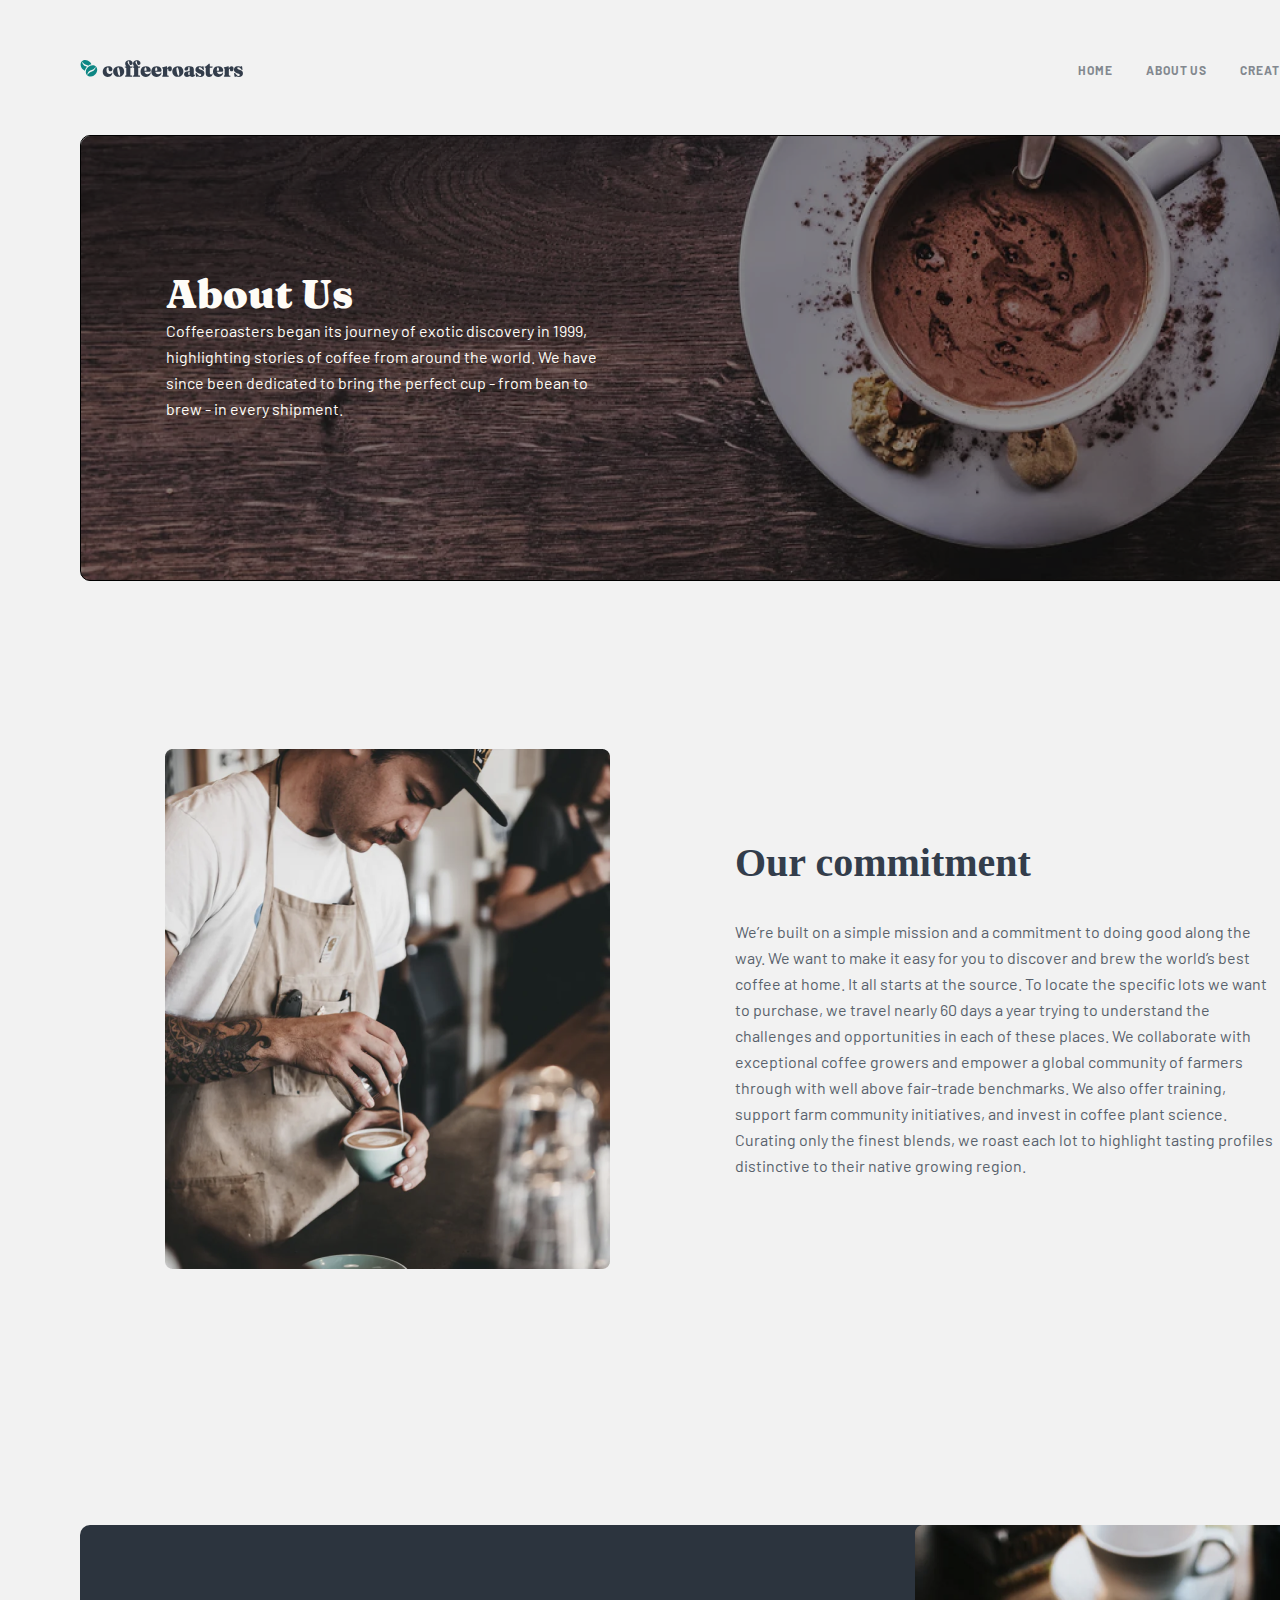
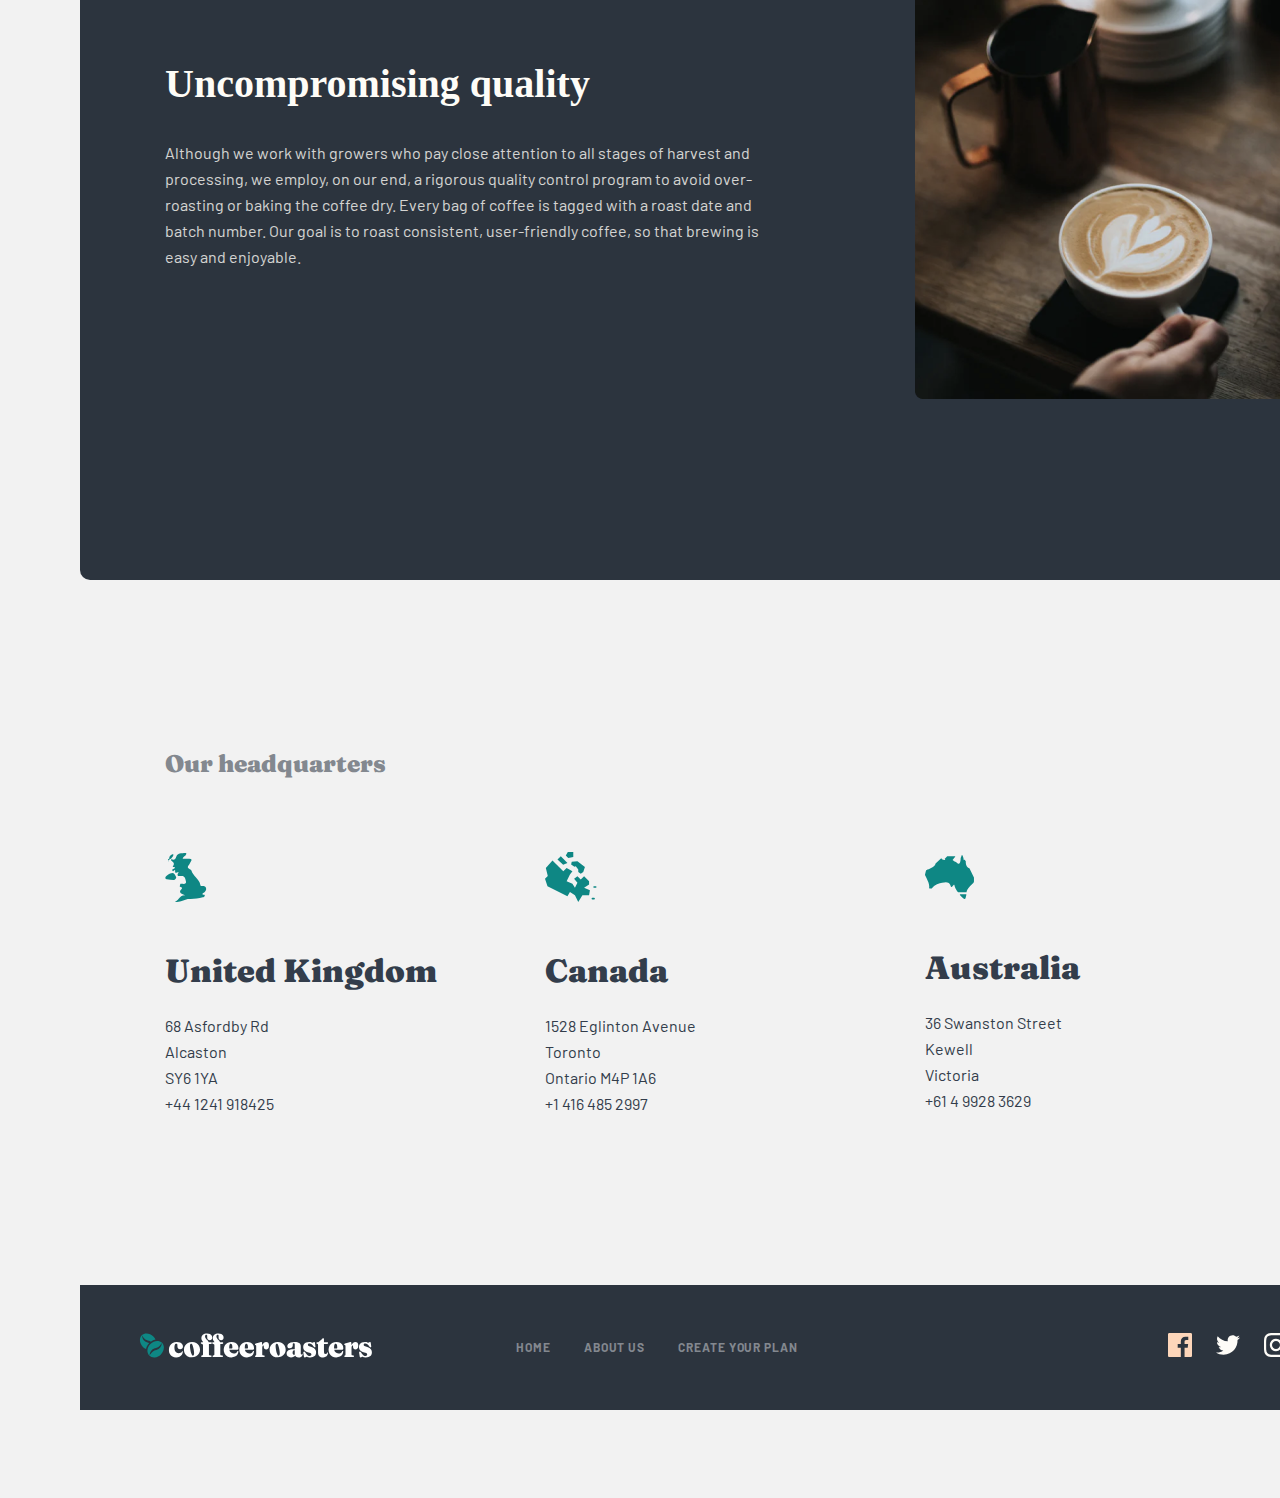
<file: about.html>
<!DOCTYPE html>
<html lang="en">
<head>
    <meta charset="UTF-8">
    <meta http-equiv="X-UA-Compatible" content="IE=edge">
    <meta name="viewport" content="width=device-width, initial-scale=1.0">
    <link rel="stylesheet" href="https://pro.fontawesome.com/releases/v5.10.0/css/all.css">
    <link rel="stylesheet" href="./css/normalize.css">
    <link rel="stylesheet" href="./css/stylesheet.css">
    <link rel="stylesheet" href="./css/about.css">
    <title>About</title>
</head>
<body>
    
    <header>
        <div class="continer">
            <div class="header">
                <a href="./" class="header__logo">
                    <img src="./img/Combined-Shape-phone.svg" alt="Combined-Shape1">
                    <img src="./img/coffee-phone.svg" alt="coffeeroasters">
                </a>
                <nav class="header__nav">
                    <ul class="header__list">
                        <li class="header__item"><a class="header__link" target="_blank" href="./index.html">home</a></li>
                        <li class="header__item"><a class="header__link" target="_blank" href="./about.html">about us</a></li>
                        <li class="header__item"><a class="header__link" target="_blank" href="./completed.html">create your plan</a></li>
                    </ul>
                </nav>
                <i class="fas fa-bars fa-2x"></i>
            </div>
        </div>
    </header>
    
    <main>
        
        <section>
            <div class="continer">
                <div class="about">
                    <h1 class="about__title">About Us</h1>
                    <p class="about__discription">Coffeeroasters began its journey of exotic discovery in 1999, highlighting stories of coffee from around the world. We have since been dedicated to bring the perfect cup - from bean to brew - in every shipment.</p>
                </div>
            </div>
        </section>
        <section>
            <div class="continer">
                <div class="intro">
                    <img class="intro__img" src="./img/Bitmap4.png" alt="Bitmap4">
                    <div>
                        <h2 class="intro__title">Our commitment</h2>
                        <p class="intro__discription">We’re built on a simple mission and a commitment to doing good along the way. We want to make it easy for you to discover and brew the world’s best coffee at home. It all starts at the source. To locate the specific lots we want to purchase, we travel nearly 60 days a year trying to understand the challenges and opportunities in each of these places. We collaborate with exceptional coffee growers and empower a global community of farmers through with well above fair-trade benchmarks. We also offer training, support farm community initiatives, and invest in coffee plant science. Curating only the finest blends, we roast each lot to highlight tasting profiles distinctive to their native growing region.</p>
                    </div>
                </div>
            </div>
        </section>
        <section>
            <div class="continer">
                <div class="coffee">
                    <div class="coffee__list">
                        <h2 class="coffee__title">Uncompromising quality</h2>  
                        <p class="coffee__discription">Although we work with growers who pay close attention to all stages of harvest and processing, we employ, on our end, a rigorous quality control program to avoid over-roasting or baking the coffee dry. Every bag of coffee is tagged with a roast date and batch number. Our goal is to roast consistent, user-friendly coffee, so that brewing is easy and enjoyable.</p>
                    </div>
                    <picture>
                        <!-- <source srcset="image.path" media="(max-width: 575px)">  -->
                        <img src="./img/Bitmap5.png">
                    </picture>
                </div>
            </div>
        </section>
        <section>
            <div class="continer">
                <div class="boxs">
                    <h3 class="boxs__title">Our headquarters</h3>
                    <ul class="boxs__list">
                        <li class="boxs__item">
                            <ul class="box__list">
                                <li class="box__item"><img src="./img/uk.svg" alt="uk"></li>
                                <li class="box__item"><h4 class="box__text">United Kingdom</h4></li>
                                <li class="box__item"><a class="box__link" href="#"> 68  Asfordby Rd</a></li>
                                <li class="box__item"><a class="box__link" href="#"> Alcaston</a></li>
                                <li class="box__item"><a class="box__link" href="#"> SY6 1YA</a></li>
                                <li class="box__item"><a class="box__link" href="tel:+44 1241 918425">+44 1241 918425</a></li>
                            </ul>
                        </li>
                        <li class="boxs__item">
                            <ul class="box__list">
                                <li class="box__item"><img src="./img/canada.svg" alt="canada"></li>
                                <li class="box__item"><h4 class="box__text">Canada</h4></li>
                                <li class="box__item"><a class="box__link" href="#">1528  Eglinton Avenue</a></li>
                                <li class="box__item"><a class="box__link" href="#">Toronto</a></li>
                                <li class="box__item"><a class="box__link" href="#"> Ontario M4P 1A6</a></li>
                                <li class="box__item"><a class="box__link" href="tel:+1 416 485 2997">+1 416 485 2997</a></li>
                            </ul>
                        </li>
                        <li class="boxs__item">
                            <ul class="box__list">
                                <li class="box__item"><img src="./img//Australia.svg" alt="Australia"></li>
                                <li class="box__item"><h4 class="box__text">Australia</h4></li>
                                <li class="box__item"><a class="box__link" href="#"> 36 Swanston Street</a></li>
                                <li class="box__item"><a class="box__link" href="#">Kewell</a></li>
                                <li class="box__item"><a class="box__link" href="#"> Victoria</a></li>
                                <li class="box__item"><a class="box__link" href="tel:+61 4 9928 3629">+61 4 9928 3629</a></li>
                            </ul>
                        </li>
                    </ul>
                </div>
            </div>
        </section>
    </div>
</main>
<footer class="footer">
    <div class="continer">
        <nav class="footer__nav">
            <span>
                <img src="./img/Combined_Shape3.svg" alt="Combined_Shape3">
                <img src="./img/coffeeroasters1.svg" alt="coffeeroasters1">
            </span>
            <ul class="footer__list">
                <li class="footer__item"><a class="footer__link" href="#">home</a></li>
                <li class="footer__item"><a class="footer__link" href="#">about us</a></li>
                <li class="footer__item"><a class="footer__link" href="#">create your plan</a></li>
                <li class="footer__item"><img src="./img/facebook.svg" alt="facebook"></li>
                <li class="footer__item"><img src="./img/twitter.svg" alt="twitter"></li>
                <li class="footer__item"><img src="./img/instagram.svg" alt="instagram"></li>
            </ul>
        </nav>
    </div>
</footer>
</body>
</html>
</file>
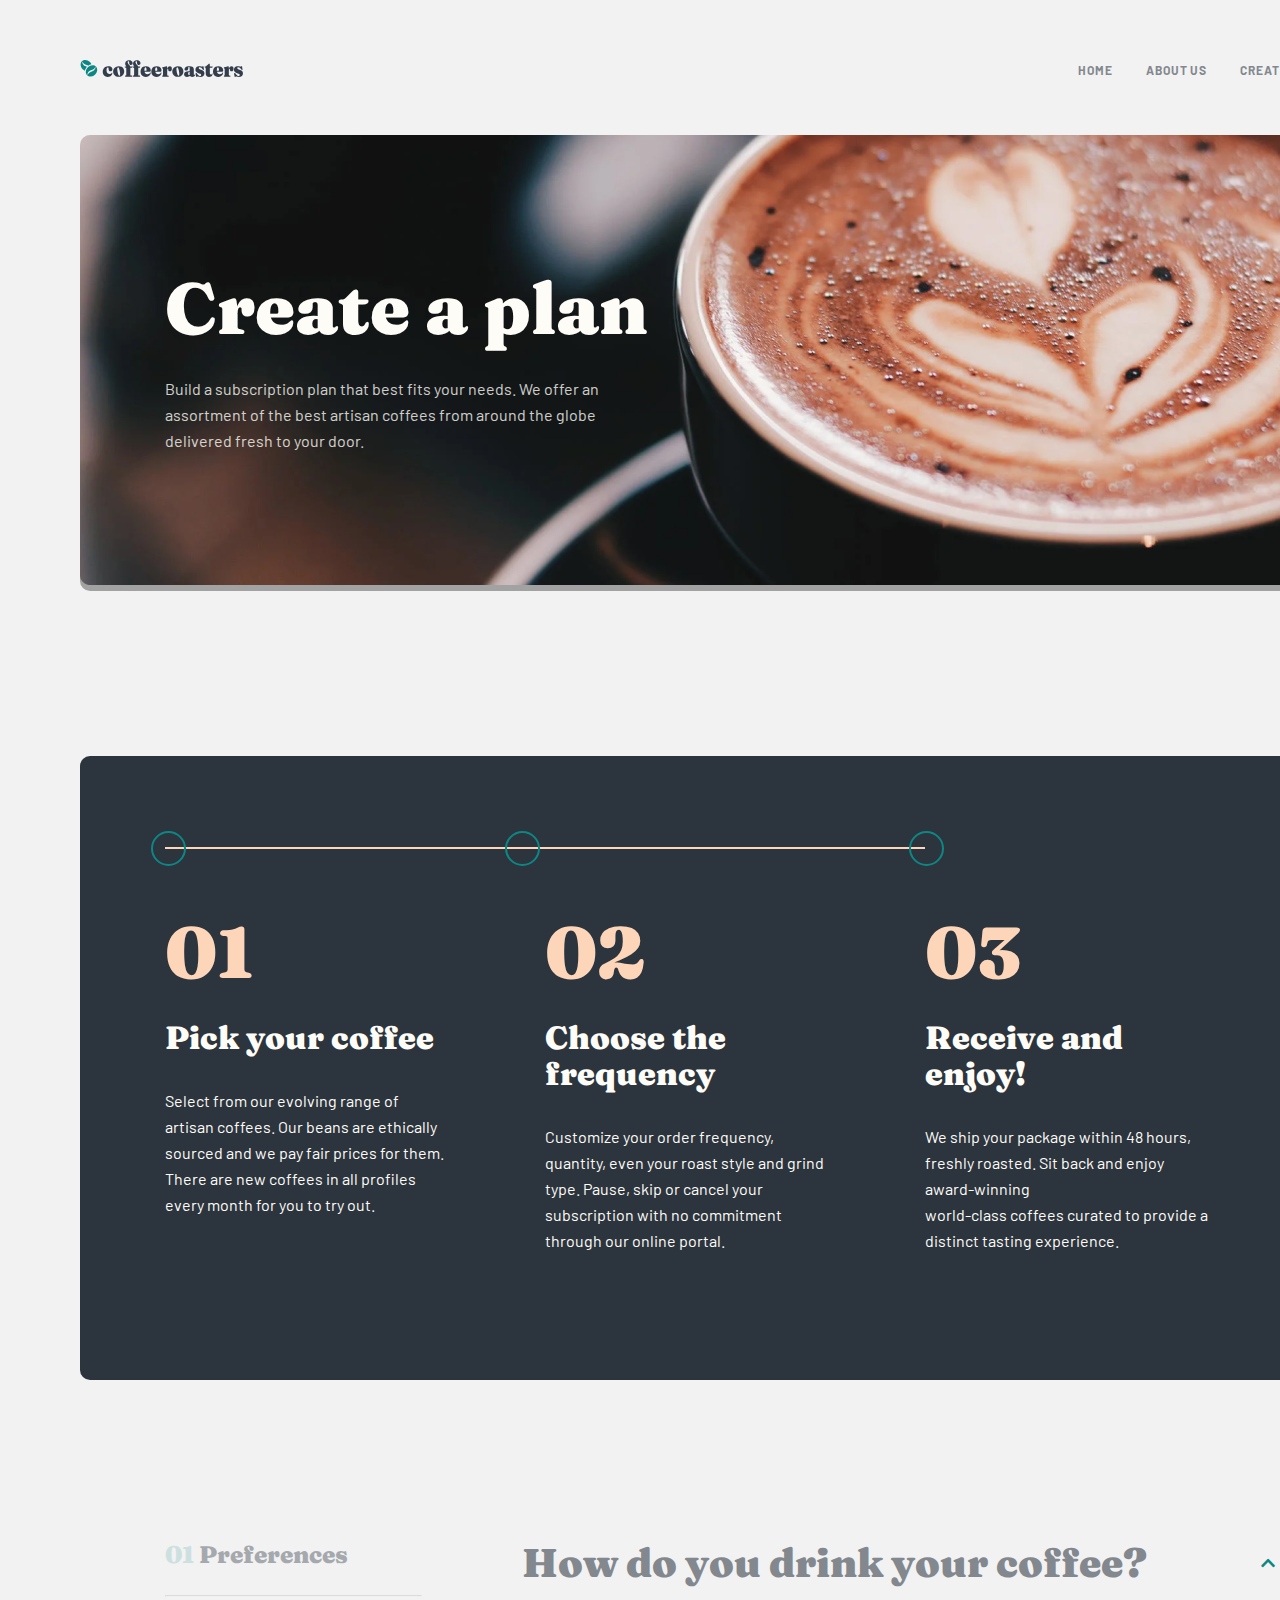
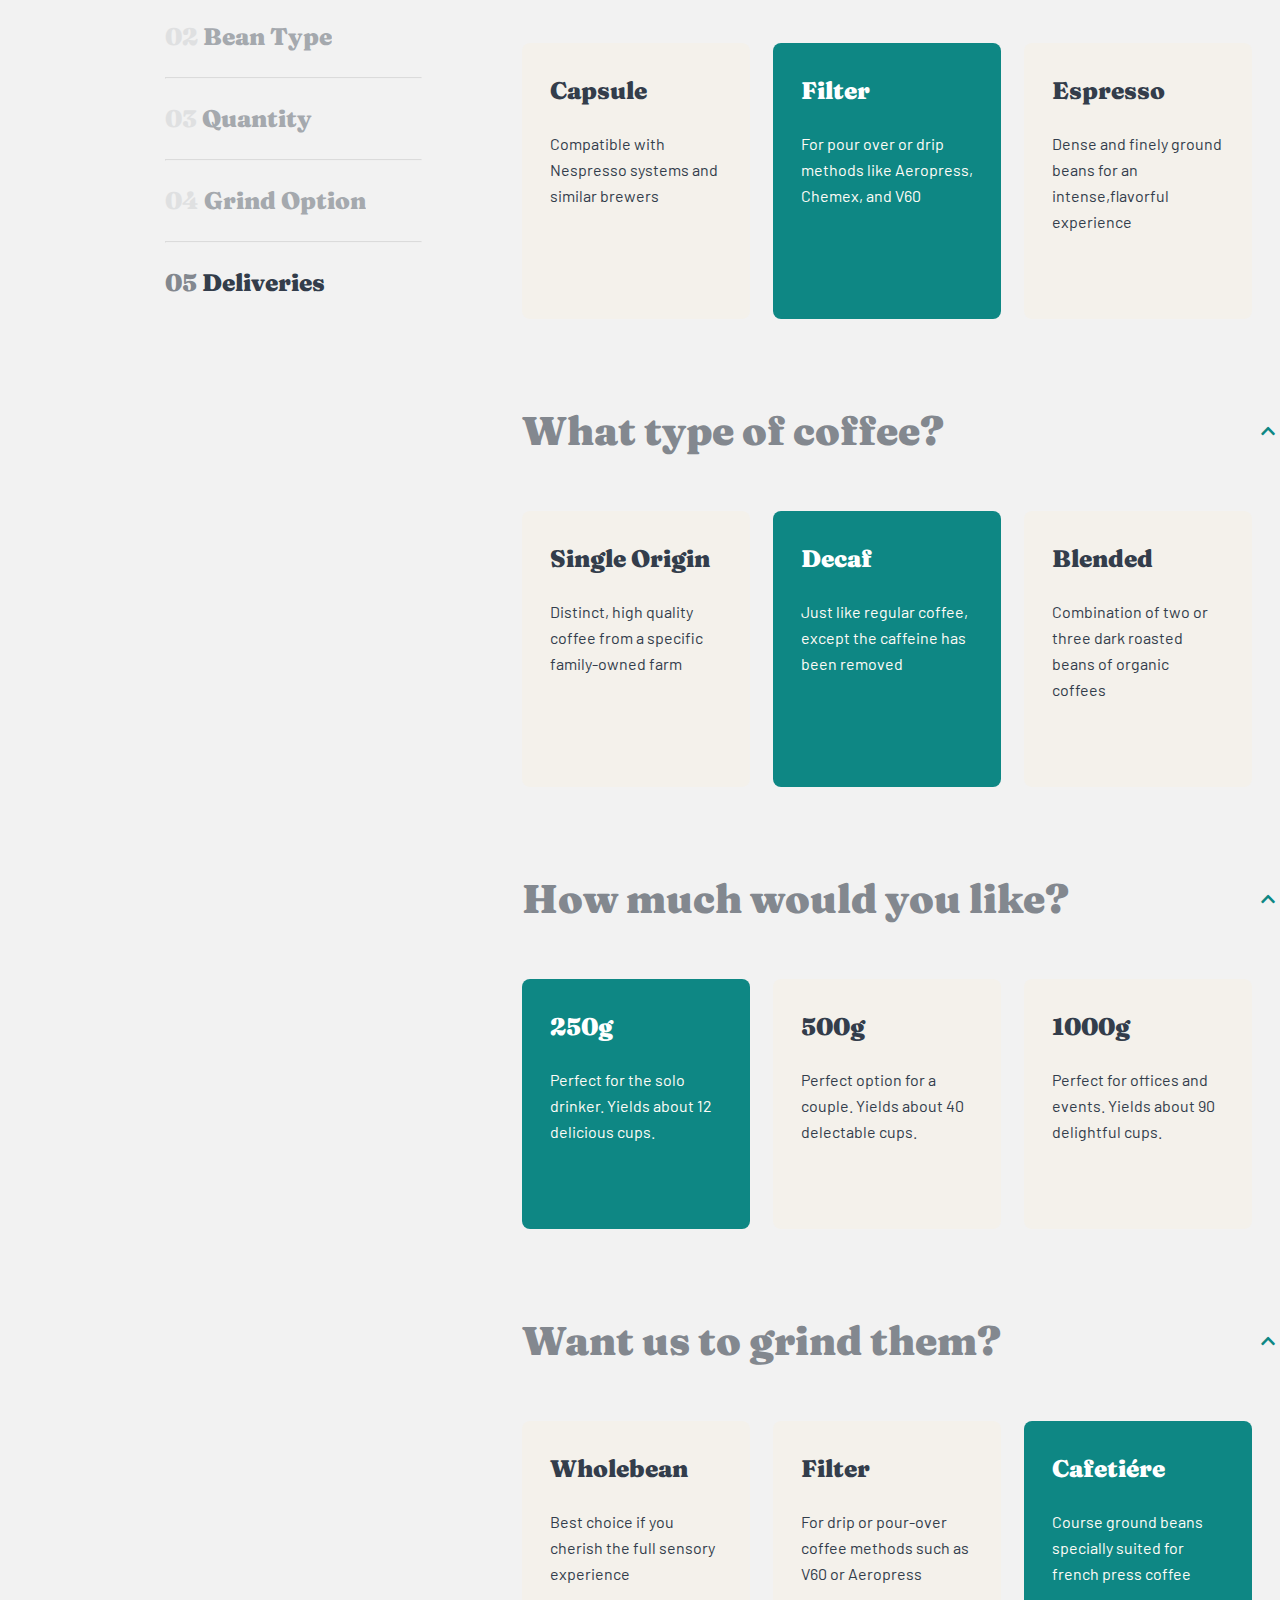
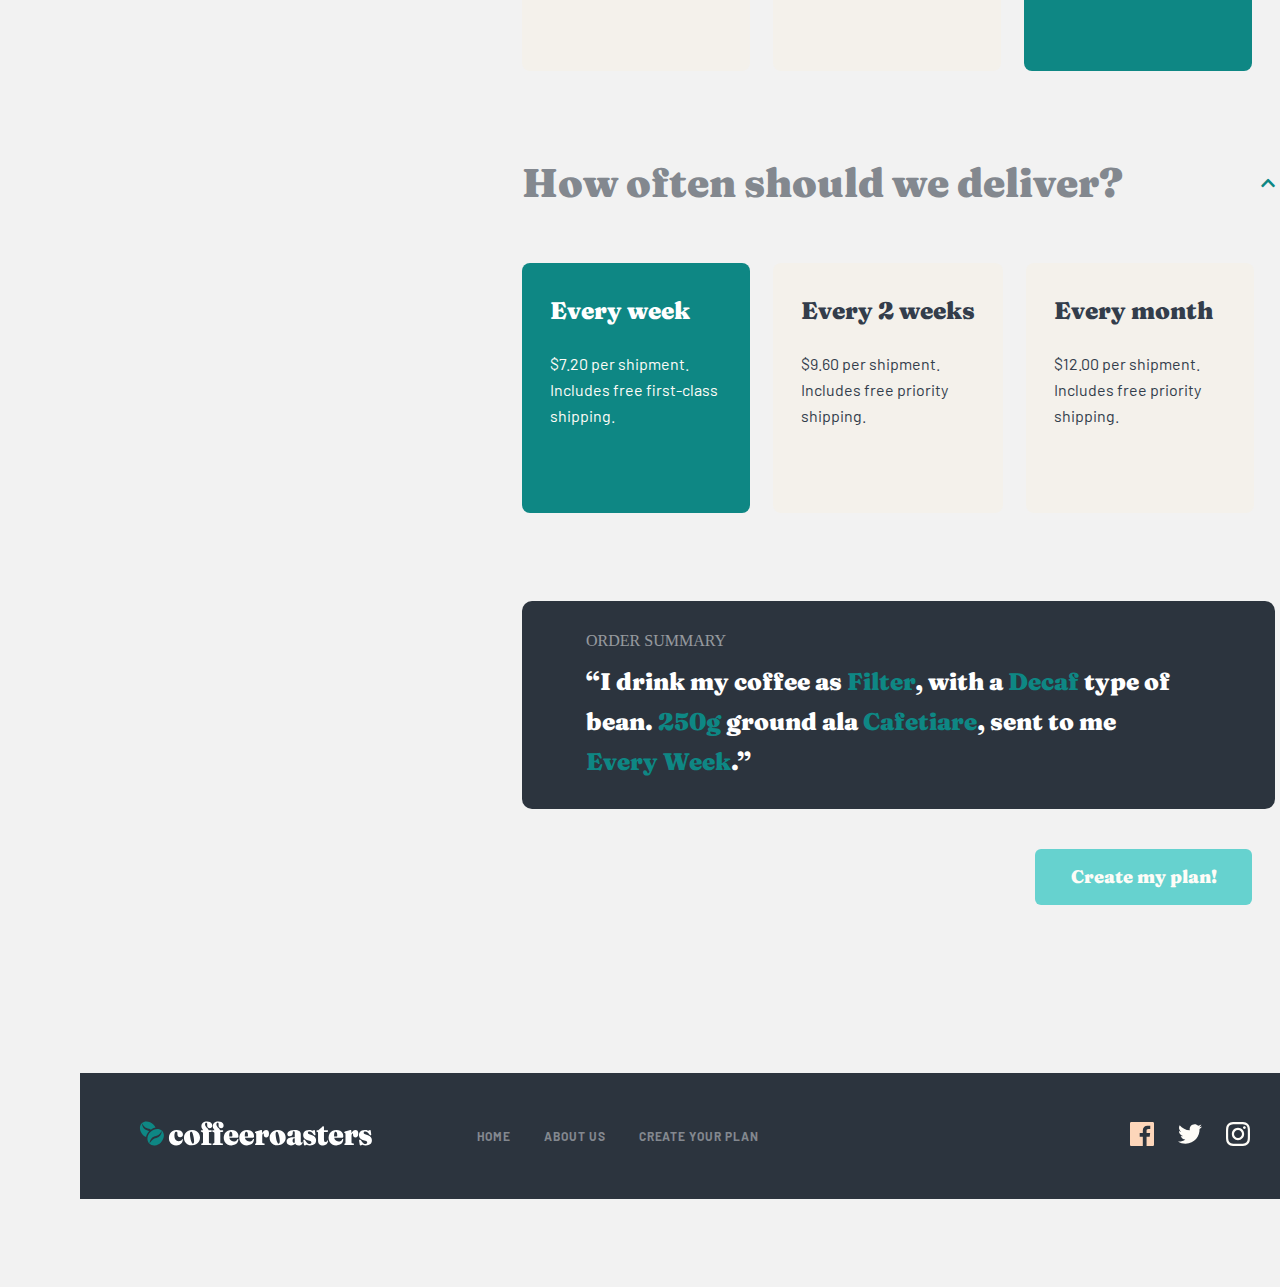
<file: completed.html>
<!DOCTYPE html>
<html lang="en">
<head>
    <meta charset="UTF-8">
    <meta http-equiv="X-UA-Compatible" content="IE=edge">
    <meta name="viewport" content="width=device-width, initial-scale=1.0">
    <link rel="stylesheet" href="https://pro.fontawesome.com/releases/v5.10.0/css/all.css">
    <link rel="stylesheet" href="./css/normalize.css">
    <link rel="stylesheet" href="./css/stylesheet.css">
    <link rel="stylesheet" href="./css/completed.css">
    <title>Completed</title>
</head>
<body>
    <header>
        <div class="continer">
            <div class="header">
                <a href="./" class="header__logo">
                    <img src="./img/Combined-Shape-phone.svg" alt="Combined-Shape1">
                    <img src="./img/coffee-phone.svg" alt="coffeeroasters">
                </a>
                <nav class="header__nav">
                    <ul class="header__list">
                        <li class="header__item"><a class="header__link" target="_blank" href="./index.html">home</a></li>
                        <li class="header__item"><a class="header__link" target="_blank" href="./about.html">about us</a></li>
                        <li class="header__item"><a class="header__link" target="_blank" href="./completed.html">create your plan</a></li>
                    </ul>
                </nav>
                <i class="fas fa-bars fa-2x"></i>
            </div>
        </div>
    </header>
    <main>
        
        <section>
            <div class="continer">
                <div class="page">
                    <h1 class="page__title">Create a plan</h1>
                    <p class="page__discription">Build a subscription plan that best fits your needs. We offer an assortment of the best artisan coffees from around the globe delivered fresh to your door.</p>
                </div>
            </div>
        </section>
        
        <section>
            <div class="continer-dowload">
                <div class="download">
                    <span class="line">
                        <div class="link__circle circle-one"></div>
                        <div class="link__circle circle-two"></div>
                        <div class="link__circle circle-three"></div>
                    </span>
                    <ul class="download__list">
                        <li class="download__item">
                            <h2 class="download__number">01</h2>
                            <h3 class="download__text">Pick your  coffee</h3>
                            <p class="download__discription">Select from our evolving range of artisan coffees. Our beans are ethically sourced and we pay fair prices for them. There are new coffees in all profiles every month for you to try out.</p>
                        </li>
                        <li class="download__item">
                            <h2 class="download__number">02</h2>
                            <h3 class="download__text">Choose the  frequency</h3>
                            <p class="download__discription">Customize your order frequency, quantity, even your roast style and grind type. Pause, skip or cancel your subscription with no commitment through our online portal.</p>
                        </li>
                        <li class="download__item">
                            <h2 class="download__number">03</h2>
                            <h3 class="download__text">Receive and enjoy!</h3>
                            <p class="download__discription">We ship your package within 48 hours, freshly roasted. Sit back and enjoy award-winning <br> world-class coffees curated to provide a distinct tasting experience.</p>
                        </li>
                    </ul>
                </div>
            </div>
        </section>
        <section>
            <div class="continer">
                <div class="wrapper">
                    <div class="text">
                        <ul class="text__list">
                            <li class="text__item"><p class="text__discription"><a class="text__number" href="#">01</a> Preferences</p></li>
                            <li class="text__item"><hr class="text__line"></li>
                            <li class="text__item"><p class="text__discription"><a class="text__number text__btn" href="#">02</a> Bean Type</p></li>
                            <li class="text__item"><hr class="text__line"></li>
                            <li class="text__item"><p class="text__discription"><a class="text__number text__btn" href="#">03</a> Quantity</p></li>
                            <li class="text__item"><hr class="text__line"></li>
                            <li class="text__item"><p class="text__discription"><a class="text__number text__btn" href="#">04</a> Grind Option</p></li>
                            <li class="text__item"><hr class="text__line"></li>
                            <li class="text__item"><p class="text__discription--last"><a class="text__number--last" href="#">05</a> Deliveries</p></li>
                        </ul>
                    </div>
                    <div class="wraps">
                        <ul class="wraps__list">
                            <li class="wraps__item">
                                <div class="wraps__titles">
                                    <h4 class="wraps__title">How do you drink your coffee?</h4>
                                    <i class="fas one fa-chevron-up"></i>
                                </div>
                                <ul class="wrap__list">
                                    <li class="wrap__item">
                                        <h5 class="wrap__text">Capsule</h5>
                                        <p class="wrap__discription">Compatible with Nespresso systems and similar brewers</p>
                                    </li>
                                    <li class="wrap__item--color">
                                        <h5 class="wrap__text--color">Filter</h5>
                                        <p class="wrap__discription--color">For pour over or drip methods like Aeropress, Chemex, and V60</p>
                                    </li>
                                    <li class="wrap__item">
                                        <h5 class="wrap__text">Espresso</h5>
                                        <p class="wrap__discription">Dense and finely ground beans for an intense,flavorful experience</p>
                                    </li>
                                </ul>
                            </li>
                            <li class="wraps__item">
                                <div class="wraps__titles">
                                    <h4 class="wraps__title">What type of coffee?</h4>
                                    <i class="fas two fa-chevron-up"></i>
                                </div>
                                <ul class="wrap__list">
                                    <li class="wrap__item">
                                        <h5 class="wrap__text">Single Origin</h5>
                                        <p class="wrap__discription">Distinct, high quality coffee from a specific family-owned farm</p>
                                    </li>
                                    <li class="wrap__item--color">
                                        <h5 class="wrap__text--color">Decaf</h5>
                                        <p class="wrap__discription--color">Just like regular coffee, except the caffeine has been removed</p>
                                    </li>
                                    <li class="wrap__item">
                                        <h5 class="wrap__text">Blended</h5>
                                        <p class="wrap__discription">Combination of two or three dark roasted beans of organic coffees</p>
                                    </li>
                                </ul>
                            </li>
                            <li class="wraps__item">
                                <div class="wraps__titles">
                                    <h4 class="wraps__title">How much would you like?</h4>
                                    <i class="fas three fa-chevron-up"></i>
                                </div>
                                <ul class="wrap__list">
                                    <li class="wrap__item--color">
                                        <h5 class="wrap__text--color">250g</h5>
                                        <p class="wrap__discription--color">Perfect for the solo drinker. Yields about 12 delicious cups.</p>
                                    </li>
                                    <li class="wrap__item">
                                        <h5 class="wrap__text">500g</h5>
                                        <p class="wrap__discription">Perfect option for a couple. Yields about 40 delectable cups.</p>
                                    </li>
                                    <li class="wrap__item">
                                        <h5 class="wrap__text">1000g</h5>
                                        <p class="wrap__discription">Perfect for offices and events. Yields about 90 delightful cups.</p>
                                    </li>
                                </ul>
                            </li>
                            <li class="wraps__item">
                                <div class="wraps__titles">
                                    <h4 class="wraps__title">Want us to grind them?</h4>
                                    <i class="fas four fa-chevron-up"></i>
                                </div>
                                <ul class="wrap__list">
                                    <li class="wrap__item">
                                        <h5 class="wrap__text">Wholebean</h5>
                                        <p class="wrap__discription">Best choice if you cherish the full sensory experience</p>
                                    </li>
                                    <li class="wrap__item">
                                        <h5 class="wrap__text">Filter</h5>
                                        <p class="wrap__discription">For drip or pour-over coffee methods such as V60 or Aeropress</p>
                                    </li>
                                    <li class="wrap__item--color">
                                        <h5 class="wrap__text--color">Cafetiére</h5>
                                        <p class="wrap__discription--color">Course ground beans specially suited for french press coffee</p>
                                    </li>
                                </ul>
                            </li>
                            <li class="wraps__item">
                                <div class="wraps__titles">
                                    <h4 class="wraps__title">How often should we deliver?</h4>
                                    <i class="fas five fa-chevron-up"></i>
                                </div>
                                <ul class="wrap__list">
                                    <li class="wrap__item--color">
                                        <h5 class="wrap__text--color">Every week</h5>
                                        <p class="wrap__discription--color">$7.20 per shipment. Includes free first-class shipping.</p>
                                    </li>
                                    <li class="wrap__item">
                                        <h5 class="wrap__text">Every 2 weeks</h5>
                                        <p class="wrap__discription">$9.60 per shipment. Includes free priority shipping.</p>
                                    </li>
                                    <li class="wrap__item">
                                        <h5 class="wrap__text">Every month</h5>
                                        <p class="wrap__discription">$12.00 per shipment. Includes free priority shipping.</p>
                                    </li>
                                </ul>
                            </li>
                            <li class="wraps__item">
                                <div class="wraps__links">
                                    <h6 class="wraps__order">Order Summary</h6>
                                    <p class="wraps__discription">“I drink my coffee as <a class="wraps__link" href="#">Filter</a>, with a <a class="wraps__link" href="#">Decaf</a> type of bean. <a class="wraps__link" href="#">250g </a> ground ala <a class="wraps__link" href="#">Cafetiare</a>, sent to me <a class="wraps__link"href="#">Every Week</a>.”</p>
                                </div>
                                <a class="wraps__create" href="#">Create my plan!</a>
                            </li>
                        </ul>
                    </div>
                </div>
            </div>
        </section>
    </div>
</main>
<footer>
    <div class="continer">
        <div class="footer">
            <a href="./" class="footer__logo">
                <img src="./img/Combined_Shape3.svg" alt="Combined_Shape3">
                <img src="./img/coffeeroasters1.svg" alt="coffeeroasters1">
            </a>
            <nav class="footer__nav">
                <ul class="footer__list">
                    <li class="footer__item"><a class="footer__link" target="_blank" href="./index.html">home</a></li>
                    <li class="footer__item"><a class="footer__link" target="_blank" href="./about.html">about us</a></li>
                    <li class="footer__item"><a class="footer__link" target="_blank" href="./completed.html">create your plan</a></li>
                </ul>
            </nav>
            <ul class="footer__icon--list">
                <li class="footer__icon--item"><img src="./img/facebook.svg" alt="facebook"></li>
                <li class="footer__icon--item"><img src="./img/twitter.svg" alt="twitter"></li>
                <li class="footer__icon--item"><img src="./img/instagram.svg" alt="instagram"></li>
            </ul>
        </div>
    </div>
</footer>
</body>
</html>
</file>
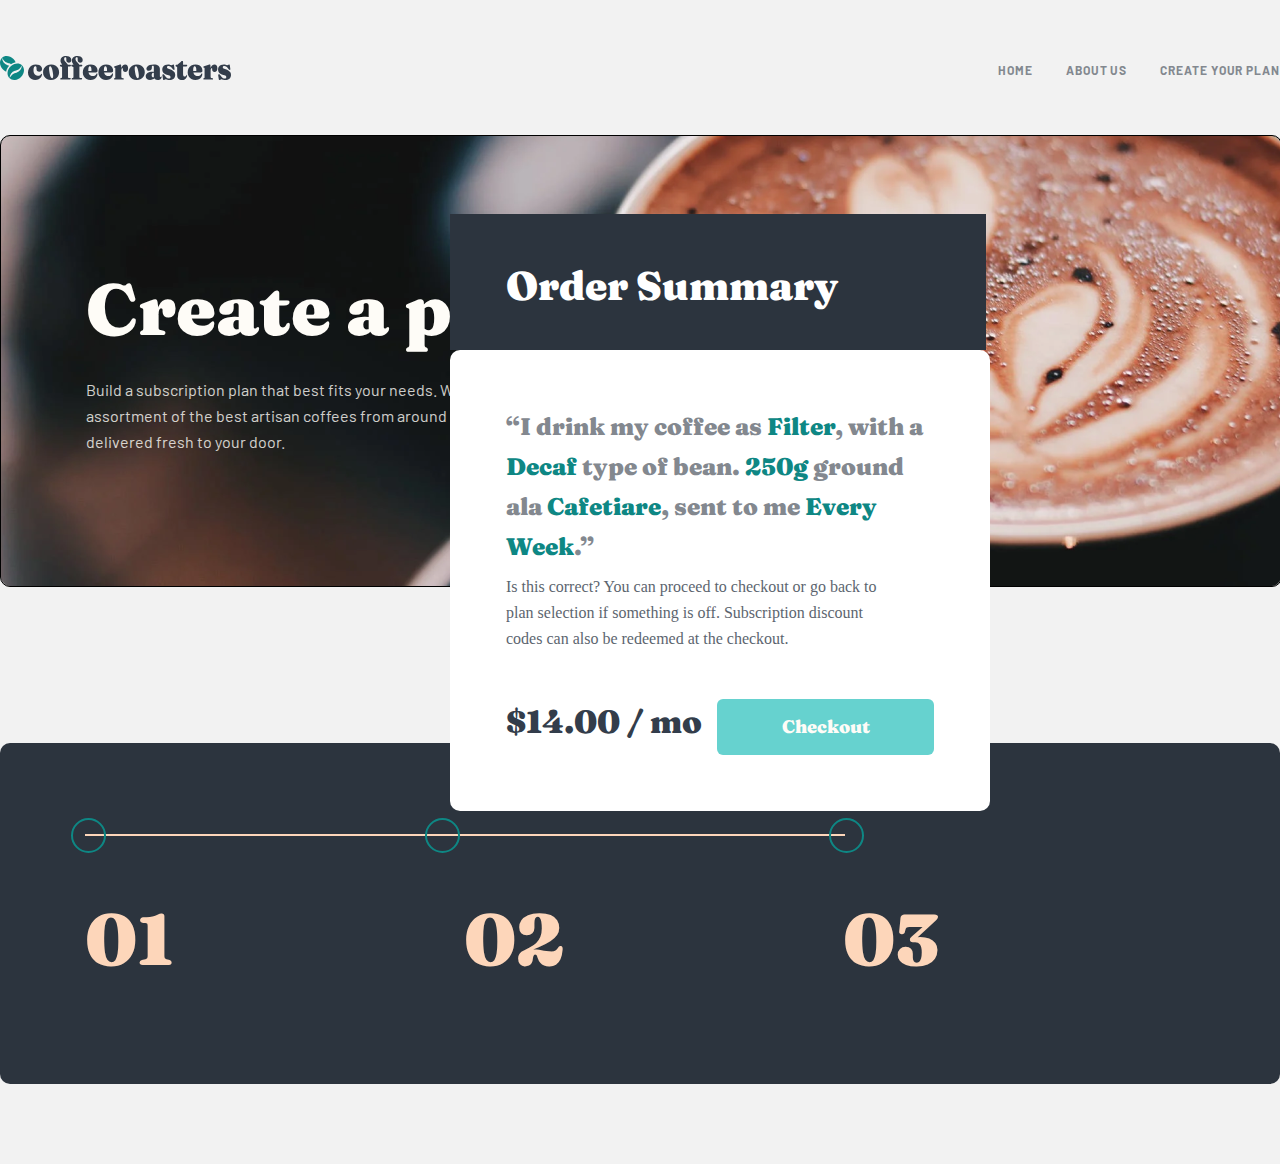
<file: modal.html>
<!DOCTYPE html>
<html lang="en">
<head>
    <meta charset="UTF-8">
    <meta http-equiv="X-UA-Compatible" content="IE=edge">
    <meta name="viewport" content="width=device-width, initial-scale=1.0">
    <link rel="stylesheet" href="https://pro.fontawesome.com/releases/v5.10.0/css/all.css">
    <link rel="stylesheet" href="./css/normalize.css">
    <link rel="stylesheet" href="./css/stylesheet.css">
    <link rel="stylesheet" href="./css/modal.css">
    <title>Modal</title>
</head>
<body>
    <header class="header">
        <div class="continer">
            <nav class="header__nav">
                <div class="header__imgs">
                    <img src="./img/Combined-Shape1.svg" alt="Combined-Shape1">
                    <img src="./img/coffeeroasters.svg" alt="coffeeroasters">
                </div>
                <ul class="header__list">
                    <li class="header__item"><a class="header__link" href="#">home</a></li>
                    <li class="header__item"><a class="header__link" href="#">about us</a></li>
                    <li class="header__item"><a class="header__link" href="#">create your plan</a></li>
                </ul>
            </nav>
        </div>
    </header>
    <main>
        <div class="continer">
            <section class="page">
                <h1 class="page__title">Create a plan</h1>
                <p class="page__discription">Build a subscription plan that best fits your needs. We offer an assortment of the best artisan coffees from around the globe delivered fresh to your door.</p>
            </section>
            <section class="download">
                <span class="line">
                    <div class="link__circle"></div>
                    <div class="link__circle"></div>
                    <div class="link__circle three"></div>
                </span>
                <ul class="download__list">
                    <li class="download__item"><h2 class="download__number">01</h2></li>
                    <li class="download__item"><h2 class="download__number">02</h2></li>
                    <li class="download__item"><h2 class="download__number">03</h2></li>
                </ul>
            </section>
            <section class="wraps">
                <h3 class="wraps__order">Order Summary</h3>
                <div class="wraps__links">
                    <p class="wraps__discription">“I drink my coffee as <a class="wraps__link" href="#">Filter</a>, with a <a class="wraps__link" href="#">Decaf</a> type of bean. <a class="wraps__link" href="#">250g </a> ground ala <a class="wraps__link" href="#">Cafetiare</a>, sent to me <a class="wraps__link"href="#">Every Week</a>.”</p>
                    <p class="wraps__text">Is this correct? You can proceed to checkout or go back to <br> plan selection if something is off. Subscription discount  <br> codes can also be redeemed at the checkout. </p>
                    <div>
                        <p class="wraps__price">$14.00 / mo</p>
                        <a class="wraps__create" href="#">Checkout</a>
                    </div>
                </div>
            </section>
        </div>
    </main>
</body>
</html>
</file>
<file: css/stylesheet.css>
@font-face {
    font-family: 'Fraunces';
    font-style: normal;
    font-weight: 400;
    src: local(''),
    url('../fonts/fraunces-v10-latin-regular.woff2') format('woff2'),
    url('../fonts/fraunces-v10-latin-regular.woff') format('woff'); 
}
@font-face {
    font-family: 'Fraunces';
    font-style: normal;
    font-weight: 900;
    src: local(''),
    url('../fonts/fraunces-v10-latin-900.woff2') format('woff2'), 
    url('../fonts/fraunces-v10-latin-900.woff') format('woff'); 
}
@font-face {
    font-family: 'Barlow';
    font-style: normal;
    font-weight: 400;
    src: local(''),
    url('../fonts/barlow-v5-latin-regular.woff2') format('woff2'),
    url('../fonts/barlow-v5-latin-regular.woff') format('woff'); 
}
@font-face {
    font-family: 'Barlow';
    font-style: normal;
    font-weight: 700;
    src: local(''),
    url('../fonts/barlow-v5-latin-700.woff2') format('woff2'),
    url('../fonts/barlow-v5-latin-700.woff') format('woff');
}
</file>
<file: css/about.css>
body {
  background: #F2F2F2;
  padding: 45px 80px 88px 80px;
}

.continer {
  width: 1280px;
  margin: 0 auto;
  -webkit-box-sizing: border-box;
          box-sizing: border-box;
}

@media screen and (max-width: 768px) {
  body {
    width: 768px;
    margin: 0 auto;
    padding: 40px;
  }
  .continer {
    width: 689px;
    margin: 0 auto;
  }
}

@media screen and (max-width: 375px) {
  body {
    width: 375px;
    margin: 0 auto;
    padding: 32px 24px 72px 24px;
  }
  .continer {
    width: 327px;
    margin: 0 auto;
  }
}

.header {
  display: -webkit-box;
  display: -ms-flexbox;
  display: flex;
  -webkit-box-align: center;
      -ms-flex-align: center;
          align-items: center;
  -webkit-box-pack: justify;
      -ms-flex-pack: justify;
          justify-content: space-between;
  margin-bottom: 40px;
}

.header__logo {
  text-decoration: none;
}

.header__nav {
  display: -webkit-box;
  display: -ms-flexbox;
  display: flex;
  -webkit-box-align: center;
      -ms-flex-align: center;
          align-items: center;
  -webkit-box-pack: justify;
      -ms-flex-pack: justify;
          justify-content: space-between;
}

.header__list {
  list-style-type: none;
  display: -webkit-box;
  display: -ms-flexbox;
  display: flex;
  -webkit-box-align: center;
      -ms-flex-align: center;
          align-items: center;
  -webkit-box-pack: justify;
      -ms-flex-pack: justify;
          justify-content: space-between;
}

.fa-bars {
  display: none;
}

.header__item {
  margin-right: 33px;
}

.header__item:nth-child(3) {
  margin-right: 0;
}

.header__link {
  font-family: "Barlow";
  font-style: normal;
  font-weight: bold;
  font-size: 12px;
  line-height: 15px;
  letter-spacing: 0.923077px;
  text-transform: uppercase;
  color: #83888F;
  text-decoration: none;
}

@media screen and (max-width: 768px) {
  .header {
    margin-bottom: 50px;
  }
}

@media screen and (max-width: 375px) {
  .header {
    width: 327px;
    display: -webkit-box;
    display: -ms-flexbox;
    display: flex;
    -webkit-box-align: center;
        -ms-flex-align: center;
            align-items: center;
    -webkit-box-pack: justify;
        -ms-flex-pack: justify;
            justify-content: space-between;
    margin-bottom: 40px;
  }
  .header__logo {
    width: 163px;
    height: 18px;
    margin-right: 148px;
    display: -webkit-box;
    display: -ms-flexbox;
    display: flex;
  }
  .header__nav {
    display: none;
  }
  .fa-bars {
    display: inline-block;
  }
}

.about {
  border: 1px solid black;
  width: 445px;
  height: 176px;
  background: #A2A2A2;
  border-radius: 10px;
  background-image: url(../img/Bitmap3.png);
  background-repeat: no-repeat;
  margin-bottom: 168px;
  padding: 134px 750px 134px 85px;
}

.about__title {
  font-family: "Fraunces";
  font-style: normal;
  font-weight: 900;
  font-size: 40px;
  line-height: 48px;
  color: #FEFCF7;
  margin: 0;
}

.about__discription {
  width: 445px;
  font-family: "Barlow";
  font-style: normal;
  font-weight: normal;
  font-size: 16px;
  line-height: 26px;
  color: #FEFCF7;
  margin: 0;
}

.intro {
  display: -webkit-box;
  display: -ms-flexbox;
  display: flex;
  -webkit-box-align: center;
      -ms-flex-align: center;
          align-items: center;
  -webkit-box-pack: center;
      -ms-flex-pack: center;
          justify-content: center;
  margin-bottom: 256px;
}

.intro__img {
  margin-right: 125px;
}

.intro__title {
  font-family: "Fraunces 9pt";
  font-style: normal;
  font-weight: 900;
  font-size: 40px;
  line-height: 48px;
  color: #333D4B;
  margin: 0;
  margin-bottom: 32px;
}

.intro__discription {
  width: 540px;
  font-family: "Barlow";
  font-style: normal;
  font-weight: normal;
  font-size: 16px;
  line-height: 26px;
  color: #333D4B;
  opacity: 0.8;
  margin: 0;
}

.coffee {
  background: #2C343E;
  border-radius: 10px;
  padding: 0px 0px 176px 85px;
  display: -webkit-box;
  display: -ms-flexbox;
  display: flex;
  -webkit-box-align: center;
      -ms-flex-align: center;
          align-items: center;
  margin-bottom: 168px;
  position: relative;
}

.coffee__list {
  margin-right: 125px;
}

.coffee__title {
  font-family: " Fraunces";
  font-style: normal;
  font-weight: 900;
  font-size: 40px;
  line-height: 48px;
  color: #FEFCF7;
  margin: 0;
  margin-bottom: 32px;
}

.coffee__discription {
  font-family: "Barlow";
  font-style: normal;
  font-weight: normal;
  font-size: 16px;
  line-height: 26px;
  color: #FEFCF7;
  opacity: 0.8;
  margin: 0;
}

.coffee__img {
  -webkit-transform: translateY(-100px);
          transform: translateY(-100px);
}

.boxs {
  width: 1045px;
  margin-left: 85px;
  margin-bottom: 168px;
}

.boxs__title {
  width: 255px;
  font-family: "Fraunces";
  font-style: normal;
  font-weight: 900;
  font-size: 24px;
  line-height: 32px;
  color: #83888F;
  margin: 0;
  margin-bottom: 72px;
}

.boxs__list {
  list-style-type: none;
  display: -webkit-box;
  display: -ms-flexbox;
  display: flex;
  -webkit-box-align: center;
      -ms-flex-align: center;
          align-items: center;
  margin: 0;
  padding: 0;
}

.boxs__item {
  margin: 0;
  padding: 0;
  margin-right: 95px;
}

.box__list {
  list-style-type: none;
  margin: 0;
  padding: 0;
}

.boxs__item {
  width: 285px;
}

.boxs__item:last-child {
  width: 255px;
  margin-right: 0;
}

.box__text {
  font-family: "Fraunces";
  font-style: normal;
  font-weight: 900;
  font-size: 32px;
  line-height: 36px;
  color: #333D4B;
  margin: 0;
  margin-top: 46px;
  margin-bottom: 24px;
}

.box__link {
  font-family: "Barlow";
  font-style: normal;
  font-weight: normal;
  font-size: 16px;
  line-height: 26px;
  color: #333D4B;
  text-decoration: none;
}

.footer__nav {
  width: 1163px;
  height: 29px;
  display: -webkit-box;
  display: -ms-flexbox;
  display: flex;
  -webkit-box-align: center;
      -ms-flex-align: center;
          align-items: center;
  -webkit-box-pack: center;
      -ms-flex-pack: center;
          justify-content: center;
  background: #2C343E;
  margin: 0;
  padding: 48px 58px 48px 59px;
}

.footer__list {
  width: 800px;
  list-style-type: none;
  display: -webkit-box;
  display: -ms-flexbox;
  display: flex;
  -webkit-box-align: center;
      -ms-flex-align: center;
          align-items: center;
  -webkit-box-pack: center;
      -ms-flex-pack: center;
          justify-content: center;
  margin: 0;
  padding: 0;
  margin-left: 130px;
}

.footer__item {
  margin-right: 33px;
}

.footer__link {
  font-family: "Barlow";
  font-style: normal;
  font-weight: bold;
  font-size: 12px;
  line-height: 15px;
  letter-spacing: 0.923077px;
  text-transform: uppercase;
  color: #83888F;
  text-decoration: none;
}

.footer__item:nth-child(3) {
  margin-right: 0;
}

.footer__item:nth-child(4) {
  width: 24px;
  margin-left: 370px;
  margin-right: 24px;
}

.footer__item:nth-child(5) {
  width: 24px;
  margin-right: 24px;
}

.footer__item:nth-child(6) {
  width: 24px;
  margin-right: 0px;
}
/*# sourceMappingURL=about.css.map */
</file>
<file: css/completed.css>
body {
  width: 1280px;
  margin: 0 auto;
  background: #F2F2F2;
  padding: 45px 80px 88px 80px;
  overflow-x: hidden;
}

.continer {
  width: 1280px;
  margin: 0 auto;
  -webkit-box-sizing: border-box;
          box-sizing: border-box;
}

@media screen and (max-width: 768px) {
  body {
    width: 768px;
    margin: 0 auto;
    padding: 40px;
  }
  .continer {
    width: 689px;
    margin: 0 auto;
  }
}

@media screen and (max-width: 375px) {
  body {
    width: 375px;
    margin: 0 auto;
    padding: 32px 24px 72px 24px;
  }
  .continer {
    width: 327px;
    margin: 0 auto;
  }
}

.header {
  display: -webkit-box;
  display: -ms-flexbox;
  display: flex;
  -webkit-box-align: center;
      -ms-flex-align: center;
          align-items: center;
  -webkit-box-pack: justify;
      -ms-flex-pack: justify;
          justify-content: space-between;
  margin-bottom: 40px;
}

.header__logo {
  text-decoration: none;
}

.header__nav {
  display: -webkit-box;
  display: -ms-flexbox;
  display: flex;
  -webkit-box-align: center;
      -ms-flex-align: center;
          align-items: center;
  -webkit-box-pack: justify;
      -ms-flex-pack: justify;
          justify-content: space-between;
}

.header__list {
  list-style-type: none;
  display: -webkit-box;
  display: -ms-flexbox;
  display: flex;
  -webkit-box-align: center;
      -ms-flex-align: center;
          align-items: center;
  -webkit-box-pack: justify;
      -ms-flex-pack: justify;
          justify-content: space-between;
}

.fa-bars {
  display: none;
}

.header__item {
  margin-right: 33px;
}

.header__item:nth-child(3) {
  margin-right: 0;
}

.header__link {
  font-family: "Barlow";
  font-style: normal;
  font-weight: bold;
  font-size: 12px;
  line-height: 15px;
  letter-spacing: 0.923077px;
  text-transform: uppercase;
  color: #83888F;
  text-decoration: none;
}

@media screen and (max-width: 768px) {
  .header {
    margin-bottom: 50px;
  }
}

@media screen and (max-width: 375px) {
  body {
    width: 375px;
  }
  .header {
    width: 327px;
    display: -webkit-box;
    display: -ms-flexbox;
    display: flex;
    -webkit-box-align: center;
        -ms-flex-align: center;
            align-items: center;
    -webkit-box-pack: justify;
        -ms-flex-pack: justify;
            justify-content: space-between;
    margin-bottom: 40px;
  }
  .header__logo {
    width: 163px;
    height: 18px;
    margin-right: 148px;
    display: -webkit-box;
    display: -ms-flexbox;
    display: flex;
  }
  .header__nav {
    display: none;
  }
  .fa-bars {
    display: inline-block;
  }
}

.page {
  width: 486px;
  height: 182px;
  background: #A2A2A2;
  border-radius: 10px;
  background-image: url(../img/Bitmap.png);
  background-repeat: no-repeat;
  margin-bottom: 165px;
  padding: 137px 710px 137px 85px;
}

.page__title {
  font-family: "Fraunces";
  font-style: normal;
  font-weight: 900;
  font-size: 72px;
  line-height: 72px;
  color: #FEFCF7;
  margin: 0;
  margin-bottom: 32px;
}

.page__discription {
  width: 445px;
  font-family: "Barlow";
  font-style: normal;
  font-weight: normal;
  font-size: 16px;
  line-height: 26px;
  color: #FEFCF7;
  opacity: 0.8;
  margin: 0;
}

@media screen and (max-width: 768px) {
  .page {
    width: 398px;
    height: 147px;
    background-image: url(../img/completed-tablet.png);
    background-repeat: no-repeat;
    padding: 127px 233px 126px 58px;
  }
  .page__title {
    width: 324px;
    height: 48px;
    font-size: 48px;
    line-height: 48px;
    margin-bottom: 24px;
  }
  .page__discription {
    width: 398px;
    height: 75px;
    font-size: 15px;
    line-height: 25px;
  }
}

@media screen and (max-width: 375px) {
  .page {
    width: 279px;
    height: 163px;
    background-image: url(../img/completed-phone.png);
    background-repeat: no-repeat;
    padding: 101px 24px 136px 24px;
    margin-bottom: 120px;
  }
  .page__title {
    width: 279px;
    height: 40px;
    font-size: 40px;
    line-height: 40px;
    margin-bottom: 22px;
  }
  .page__discription {
    width: 279px;
    height: 101px;
    font-size: 15px;
    line-height: 25px;
  }
}

.download {
  padding: 91px 150px 109px 85px;
  background: #2C343E;
  border-radius: 10px;
  margin-bottom: 159px;
}

.line {
  -webkit-box-sizing: border-box;
          box-sizing: border-box;
  width: 760px;
  height: 1px;
  display: -webkit-box;
  display: -ms-flexbox;
  display: flex;
  -webkit-box-align: center;
      -ms-flex-align: center;
          align-items: center;
  -webkit-box-pack: justify;
      -ms-flex-pack: justify;
          justify-content: space-between;
  border: 1px solid #FDD6BA;
  padding-left: 15px;
}

.link__circle {
  display: inline-block;
  width: 31px;
  height: 31px;
  -webkit-transform: translateX(-30px);
          transform: translateX(-30px);
  border: 2px solid #0E8784;
  border-radius: 50%;
}

.circle-three {
  -webkit-transform: translateX(20px);
          transform: translateX(20px);
}

.download__number {
  font-family: "Fraunces";
  font-style: normal;
  font-weight: 900;
  font-size: 72px;
  line-height: 72px;
  color: #FDD6BA;
  margin: 0;
}

.download__list {
  width: 1045px;
  display: -webkit-box;
  display: -ms-flexbox;
  display: flex;
  -webkit-box-align: center;
      -ms-flex-align: center;
          align-items: center;
  -webkit-box-pack: center;
      -ms-flex-pack: center;
          justify-content: center;
  list-style-type: none;
  padding: 0;
  margin: 0;
  margin-top: 67px;
}

.download__item {
  width: 285px;
  height: 355px;
  padding: 0;
  margin-right: 95px;
}

.download__item:last-child {
  margin-right: 0;
}

.download__text {
  font-family: "Fraunces";
  font-style: normal;
  font-weight: 900;
  font-size: 32px;
  line-height: 36px;
  color: #FEFCF7;
}

.download__discription {
  width: 285px;
  height: 130px;
  font-family: "Barlow";
  font-style: normal;
  font-weight: normal;
  font-size: 16px;
  line-height: 26px;
  color: #FEFCF7;
  margin: 0;
  padding: 0;
}

@media screen and (max-width: 768px) {
  body {
    padding: 0;
  }
  .download {
    width: 689px;
    height: 473px;
    margin: 0;
    margin-top: 144px;
    margin-bottom: 144px;
    padding: 97px 39px 70px 40px;
  }
  .download__list {
    width: 669px;
    height: 394px;
  }
  .download__item {
    width: 223px;
    height: 371px;
    margin: 0;
  }
  .download__text {
    width: 223px;
    height: 65px;
    font-size: 28px;
    line-height: 32px;
    margin-top: 42px;
    margin-bottom: 38px;
  }
  .download__discription {
    width: 223px;
    height: 177px;
    font-size: 15px;
    line-height: 25px;
  }
  .download__link {
    margin-top: 0;
  }
  .line {
    width: 467px;
    margin: 0;
  }
  .circle-two {
    margin-left: 40px;
  }
}

@media screen and (max-width: 375px) {
  body {
    padding: 0;
  }
  .download {
    width: 327px;
    height: 866px;
    text-align: center;
    margin: 0;
    margin-bottom: 120px;
    padding: 80px 24px 79px 24px;
  }
  .download__title {
    width: 327px;
    height: 32px;
    text-align: center;
    margin-bottom: 80px;
  }
  .download__list {
    width: 327px;
    height: 866px;
    display: -webkit-box;
    display: -ms-flexbox;
    display: flex;
    -webkit-box-orient: vertical;
    -webkit-box-direction: normal;
        -ms-flex-direction: column;
            flex-direction: column;
    margin: 0;
  }
  .download__item {
    width: 327px;
    height: 252px;
    margin: 0;
    margin-bottom: 56px;
  }
  .download__item {
    margin-bottom: 56px;
  }
  .download__item:last-child {
    margin-bottom: 0;
  }
  .download__number {
    width: 90px;
    margin: 0 auto;
  }
  .download__text {
    width: 327px;
    height: 32px;
    font-size: 28px;
    line-height: 32px;
    margin: 24px 0px 24px 0px;
  }
  .download__discription {
    width: 327px;
    height: 100px;
  }
  .line {
    display: none;
  }
}

.wrapper {
  padding: 0 85px 0 85px;
  display: -webkit-box;
  display: -ms-flexbox;
  display: flex;
  -webkit-box-pack: justify;
      -ms-flex-pack: justify;
          justify-content: space-between;
  margin-bottom: 168px;
}

.text {
  width: 255px;
  height: 356px;
}

.text__list {
  height: 356px;
  list-style-type: none;
  margin: 0;
  padding: 0;
}

.text__item {
  margin-bottom: 24px;
}

.text__line {
  width: 255px;
  margin: 0;
  background: #83888F;
  opacity: 0.25;
}

.text__discription {
  font-family: "Fraunces";
  font-style: normal;
  font-weight: 900;
  font-size: 24px;
  line-height: 32px;
  color: #333D4B;
  opacity: 0.4;
  margin: 0;
}

.text__number {
  font-family: "Fraunces";
  font-style: normal;
  font-weight: 900;
  font-size: 24px;
  line-height: 32px;
  color: #0E8784;
  text-decoration: none;
  opacity: 0.4;
}

.text__btn {
  font-family: "Fraunces";
  font-style: normal;
  font-weight: 900;
  font-size: 24px;
  line-height: 32px;
  color: #83888F;
  opacity: 0.4;
}

.text__discription--last {
  font-family: 'Fraunces';
  font-style: normal;
  font-weight: 900;
  font-size: 24px;
  line-height: 32px;
  color: #333D4B;
  margin: 0;
}

.text__number--last {
  font-family: "Fraunces";
  font-style: normal;
  font-weight: 900;
  font-size: 24px;
  line-height: 32px;
  color: #83888F;
  text-decoration: none;
}

.wraps__list {
  list-style-type: none;
  margin: 0;
  padding: 0;
}

.wraps__item {
  margin-bottom: 88px;
}

.wraps__titles {
  display: -webkit-box;
  display: -ms-flexbox;
  display: flex;
  -webkit-box-align: center;
      -ms-flex-align: center;
          align-items: center;
  -webkit-box-pack: justify;
      -ms-flex-pack: justify;
          justify-content: space-between;
  margin-bottom: 56px;
}

.wraps__title {
  font-family: "Fraunces";
  font-style: normal;
  font-weight: 900;
  font-size: 40px;
  line-height: 48px;
  color: #83888F;
  margin: 0;
}

.wrap__list {
  list-style-type: none;
  display: -webkit-box;
  display: -ms-flexbox;
  display: flex;
  margin: 0;
  padding: 0;
}

.wrap__item {
  padding: 32px 28px 84px 28px;
  background: #F4F1EB;
  border-radius: 8px;
  margin-right: 23px;
}

.wrap__item:last-child {
  margin-right: 0;
}

.wrap__item--color {
  padding: 32px 28px 84px 28px;
  background: #0E8784;
  border-radius: 8px;
  margin-right: 23px;
}

.fas {
  color: #0E8784;
}

.wrap__text {
  font-family: "Fraunces";
  font-style: normal;
  font-weight: 900;
  font-size: 24px;
  line-height: 32px;
  color: #333D4B;
  margin: 0;
  margin-bottom: 24px;
}

.wrap__text--color {
  font-family: "Fraunces";
  font-style: normal;
  font-weight: 900;
  font-size: 24px;
  line-height: 32px;
  color: #FFFFFF;
  margin: 0;
  margin-bottom: 24px;
}

.wrap__discription {
  width: 172px;
  font-family: "Barlow";
  font-style: normal;
  font-weight: normal;
  font-size: 16px;
  line-height: 26px;
  margin: 0;
  color: #333D4B;
}

.wrap__discription--color {
  width: 172px;
  height: 78px;
  font-family: "Barlow";
  font-style: normal;
  font-weight: normal;
  font-size: 16px;
  line-height: 26px;
  color: #FEFCF7;
  margin: 0;
}

.wraps__item:nth-child(6) {
  margin-bottom: 0;
}

.wraps__links {
  background: #2C343E;
  border-radius: 10px;
  padding: 27px 64px;
}

.wraps__order {
  font-family: " Barlow";
  font-style: normal;
  font-weight: normal;
  font-size: 16px;
  line-height: 26px;
  text-transform: uppercase;
  color: #FFFFFF;
  opacity: 0.5;
  margin: 0;
  margin-bottom: 8px;
}

.wraps__discription {
  width: 602px;
  font-family: "Fraunces";
  font-style: normal;
  font-weight: 900;
  font-size: 24px;
  line-height: 40px;
  color: #FFFFFF;
  margin: 0;
}

.wraps__link {
  font-family: "Fraunces";
  font-style: normal;
  font-weight: 900;
  font-size: 24px;
  line-height: 40px;
  color: #0E8784;
  margin: 0;
  text-decoration: none;
}

.wraps__create {
  font-family: "Fraunces";
  font-style: normal;
  font-weight: 900;
  font-size: 18px;
  line-height: 25px;
  text-align: center;
  background: #66D2CF;
  border-radius: 6px;
  text-decoration: none;
  color: #FEFCF7;
  padding: 15px 35.5px 16px 35.5px;
  display: inline-block;
  margin: 0;
  margin-top: 40px;
  margin-left: 513px;
}

@media screen and (max-width: 768px) {
  body {
    width: 768px;
    margin: 0 auto;
    padding: 40px;
  }
  .wrapper {
    width: 689px;
    padding: 0;
  }
  .text {
    display: none;
  }
  .wraps__order {
    width: 172px;
  }
  .wraps__titles {
    width: 701px;
    height: 48px;
    margin-bottom: 40px;
  }
  .wraps__title {
    width: 506px;
    font-size: 32px;
    margin: 0;
  }
  .wraps__item {
    margin-bottom: 100px;
  }
  .wraps__item:nth-child(5) {
    margin-bottom: 140px;
  }
  .wraps__item:nth-child(6) {
    width: 730px;
  }
  .wraps__links {
    width: 602px;
    padding-right: 43px;
    padding-left: 44px;
    margin-bottom: 40px;
  }
  .wraps__create {
    width: 146px;
    height: 25px;
    margin: 0;
    margin-left: 236px;
  }
  .wrap__item {
    padding: 32px 26px 84px 25px;
  }
}

@media screen and (max-width: 375px) {
  body {
    width: 375px;
    margin: 0 auto;
    padding: 32px 24px 72px 24px;
  }
  .wrapper {
    width: 328px;
  }
  .wraps {
    width: 328px;
  }
  .wraps__item {
    margin-bottom: 96px;
  }
  .wraps__item:nth-child(5) {
    margin-bottom: 120px;
  }
  .wraps__titles {
    width: 328px;
    height: 56px;
    margin-bottom: 32px;
  }
  .wraps__title {
    width: 240px;
    height: 56px;
    font-size: 24px;
    line-height: 28px;
  }
  .wraps__links {
    width: 279px;
    height: 274px;
    margin-bottom: 56px;
    padding: 32px 24px 32px 25px;
  }
  .wraps__discription {
    width: 279px;
    height: 240px;
  }
  .wraps__create {
    margin-left: 55px;
  }
  .fa-chevron-up {
    margin-left: 69px;
  }
  .wrap__list {
    display: -webkit-box;
    display: -ms-flexbox;
    display: flex;
    -webkit-box-orient: vertical;
    -webkit-box-direction: normal;
        -ms-flex-direction: column;
            flex-direction: column;
  }
  .wrap__item {
    width: 278px;
    height: 92px;
    padding: 24px 25px;
    margin-right: 0;
  }
  .wrap__item--color {
    width: 278px;
    height: 92px;
    padding: 24px 25px;
    margin-right: 0;
  }
  .wrap__text {
    width: 175px;
    height: 32px;
    margin-bottom: 8px;
  }
  .wrap__discription {
    width: 278px;
    height: 52px;
  }
  .wrap__text--color {
    width: 175px;
    height: 32px;
    margin-bottom: 8px;
  }
  .wrap__discription--color {
    width: 278px;
    height: 52px;
  }
  .fa-chevron-up {
    margin-left: 69px;
  }
}

.footer {
  display: -webkit-box;
  display: -ms-flexbox;
  display: flex;
  -webkit-box-align: center;
      -ms-flex-align: center;
          align-items: center;
  padding: 48px 58px 48px 59px;
  background: #2C343E;
}

.footer__logo {
  text-decoration: none;
  margin-right: 103px;
}

.footer__nav {
  width: 285px;
  height: 15px;
  display: -webkit-box;
  display: -ms-flexbox;
  display: flex;
  -webkit-box-align: center;
      -ms-flex-align: center;
          align-items: center;
  -webkit-box-pack: center;
      -ms-flex-pack: center;
          justify-content: center;
  margin: 0;
  margin-right: 370px;
}

.footer__list {
  list-style-type: none;
  display: -webkit-box;
  display: -ms-flexbox;
  display: flex;
  -webkit-box-align: center;
      -ms-flex-align: center;
          align-items: center;
  -webkit-box-pack: center;
      -ms-flex-pack: center;
          justify-content: center;
  margin: 0;
  padding: 0;
}

.footer__item {
  margin-right: 33px;
}

.footer__link {
  font-family: "Barlow";
  font-style: normal;
  font-weight: bold;
  font-size: 12px;
  line-height: 15px;
  letter-spacing: 0.923077px;
  text-transform: uppercase;
  color: #83888F;
  text-decoration: none;
}

.footer__item:nth-child(3) {
  margin-right: 0;
}

.footer__icon--list {
  list-style-type: none;
  display: -webkit-box;
  display: -ms-flexbox;
  display: flex;
  -webkit-box-align: center;
      -ms-flex-align: center;
          align-items: center;
  padding: 0;
  margin: 0;
}

.footer__icon--item:nth-child(1) {
  width: 24px;
  margin-right: 24px;
}

.footer__icon--item:nth-child(2) {
  width: 24px;
  margin-right: 24px;
}

.footer__icon--item:nth-child(3) {
  width: 24px;
  margin-right: 0px;
}

@media screen and (max-width: 768px) {
  .footer {
    width: 283px;
    height: 162px;
    display: -webkit-box;
    display: -ms-flexbox;
    display: flex;
    -webkit-box-orient: vertical;
    -webkit-box-direction: normal;
        -ms-flex-direction: column;
            flex-direction: column;
    -webkit-box-pack: center;
        -ms-flex-pack: center;
            justify-content: center;
    padding: 54px 191px 54px 215px;
  }
  .footer__logo {
    width: 236px;
    height: 26px;
    margin: 0;
    margin-bottom: 32px;
  }
  .footer__nav {
    width: 285px;
    height: 15px;
    margin: 0;
    margin-bottom: 65px;
  }
}

@media screen and (max-width: 375px) {
  .footer {
    width: 218px;
    height: 238px;
    padding: 54px;
  }
  .footer__logo {
    width: 233px;
    height: 24px;
    margin-bottom: 48px;
  }
  .footer__nav {
    width: 122px;
    height: 93px;
    margin-bottom: 48.56px;
  }
  .footer__list {
    display: -webkit-box;
    display: -ms-flexbox;
    display: flex;
    -webkit-box-orient: vertical;
    -webkit-box-direction: normal;
        -ms-flex-direction: column;
            flex-direction: column;
  }
  .footer__item {
    margin: 0;
    margin-bottom: 24px;
  }
  .footer__item:last-child {
    margin-bottom: 0;
  }
}
/*# sourceMappingURL=completed.css.map */
</file>
<file: css/modal.css>
body {
  background: #F2F2F2;
  padding: 45px 0px 80px 0px;
  position: relative;
}

.continer {
  width: 1280px;
  margin: 0 auto;
  -webkit-box-sizing: border-box;
          box-sizing: border-box;
}

.header {
  margin-bottom: 40px;
}

.header__nav {
  display: -webkit-box;
  display: -ms-flexbox;
  display: flex;
  -webkit-box-align: center;
      -ms-flex-align: center;
          align-items: center;
  -webkit-box-pack: justify;
      -ms-flex-pack: justify;
          justify-content: space-between;
}

.header__list {
  list-style-type: none;
  display: -webkit-box;
  display: -ms-flexbox;
  display: flex;
  -webkit-box-align: center;
      -ms-flex-align: center;
          align-items: center;
  -webkit-box-pack: justify;
      -ms-flex-pack: justify;
          justify-content: space-between;
}

.header__img {
  display: none;
}

.header__item {
  margin-right: 33px;
}

.header__item:nth-child(3) {
  margin-right: 0;
}

.header__link {
  font-family: "Barlow";
  font-style: normal;
  font-weight: bold;
  font-size: 12px;
  line-height: 15px;
  letter-spacing: 0.923077px;
  text-transform: uppercase;
  color: #83888F;
  text-decoration: none;
}

.page {
  border: 1px solid black;
  width: 485px;
  height: 176px;
  background: #A2A2A2;
  border-radius: 10px;
  background-image: url(../img/Bitmap.png);
  background-repeat: no-repeat;
  margin-bottom: 156px;
  padding: 137px 710px 137px 85px;
}

.page__title {
  font-family: "Fraunces";
  font-style: normal;
  font-weight: 900;
  font-size: 72px;
  line-height: 72px;
  color: #FEFCF7;
  margin: 0;
  margin-bottom: 32px;
}

.page__discription {
  width: 445px;
  font-family: "Barlow";
  font-style: normal;
  font-weight: normal;
  font-size: 16px;
  line-height: 26px;
  color: #FEFCF7;
  opacity: 0.8;
  margin: 0;
}

.download {
  padding: 91px 150px 109px 85px;
  background: #2C343E;
  border-radius: 10px;
}

.line {
  -webkit-box-sizing: border-box;
          box-sizing: border-box;
  width: 760px;
  height: 1px;
  display: -webkit-box;
  display: -ms-flexbox;
  display: flex;
  -webkit-box-align: center;
      -ms-flex-align: center;
          align-items: center;
  -webkit-box-pack: justify;
      -ms-flex-pack: justify;
          justify-content: space-between;
  border: 1px solid #FDD6BA;
  padding-left: 15px;
  margin-bottom: 67px;
}

.link__circle {
  display: inline-block;
  width: 31px;
  height: 31px;
  -webkit-transform: translateX(-30px);
          transform: translateX(-30px);
  border: 2px solid #0E8784;
  border-radius: 50%;
}

.three {
  -webkit-transform: translateX(20px);
          transform: translateX(20px);
}

.download__list {
  list-style-type: none;
  display: -webkit-box;
  display: -ms-flexbox;
  display: flex;
  -webkit-box-align: center;
      -ms-flex-align: center;
          align-items: center;
  margin: 0;
  padding: 0;
}

.download__item {
  padding: 0;
}

.download__item:nth-child(1) {
  margin-right: 290px;
}

.download__item:nth-child(2) {
  margin-right: 279px;
}

.download__number {
  font-family: "Fraunces";
  font-style: normal;
  font-weight: 900;
  font-size: 72px;
  line-height: 72px;
  color: #FDD6BA;
  margin: 0;
}

.wraps {
  width: 540px;
  position: absolute;
  top: 214px;
  right: 450px;
  left: 450px;
  bottom: 213px;
}

.wraps__links {
  background-color: #fff;
  border-radius: 10px;
  padding: 57px 56px 56px 56px;
}

.wraps__order {
  font-family: "Fraunces";
  font-style: normal;
  font-weight: 900;
  font-size: 40px;
  line-height: 48px;
  color: #FFFFFF;
  padding: 48px 148px 40px 56px;
  display: inline-block;
  margin: 0;
  background: #2C343E;
}

.wraps__discription {
  width: 428px;
  font-family: "Fraunces";
  font-style: normal;
  font-weight: 900;
  font-size: 24px;
  line-height: 40px;
  color: #83888F;
  margin: 0;
  margin-bottom: 7px;
}

.wraps__link {
  font-family: "Fraunces";
  font-style: normal;
  font-weight: 900;
  font-size: 24px;
  line-height: 40px;
  color: #0E8784;
  margin: 0;
  text-decoration: none;
}

.wraps__text {
  font-family: " Barlow";
  font-style: normal;
  font-weight: normal;
  font-size: 16px;
  line-height: 26px;
  color: #333D4B;
  display: inline-block;
  margin: 0;
  opacity: 0.8;
  margin-bottom: 47px;
}

.wraps__price {
  width: 198px;
  font-family: "Fraunces";
  font-style: normal;
  font-weight: 900;
  font-size: 32px;
  line-height: 36px;
  color: #333D4B;
  display: inline-block;
  margin: 0;
  margin-right: 9px;
}

.wraps__create {
  width: 89px;
  font-family: "Fraunces";
  font-style: normal;
  font-weight: 900;
  font-size: 18px;
  line-height: 25px;
  text-align: center;
  background: #66D2CF;
  border-radius: 6px;
  text-decoration: none;
  color: #FEFCF7;
  padding: 15px 64px 16px 64px;
  display: inline-block;
  margin: 0;
}
/*# sourceMappingURL=modal.css.map */
</file>
